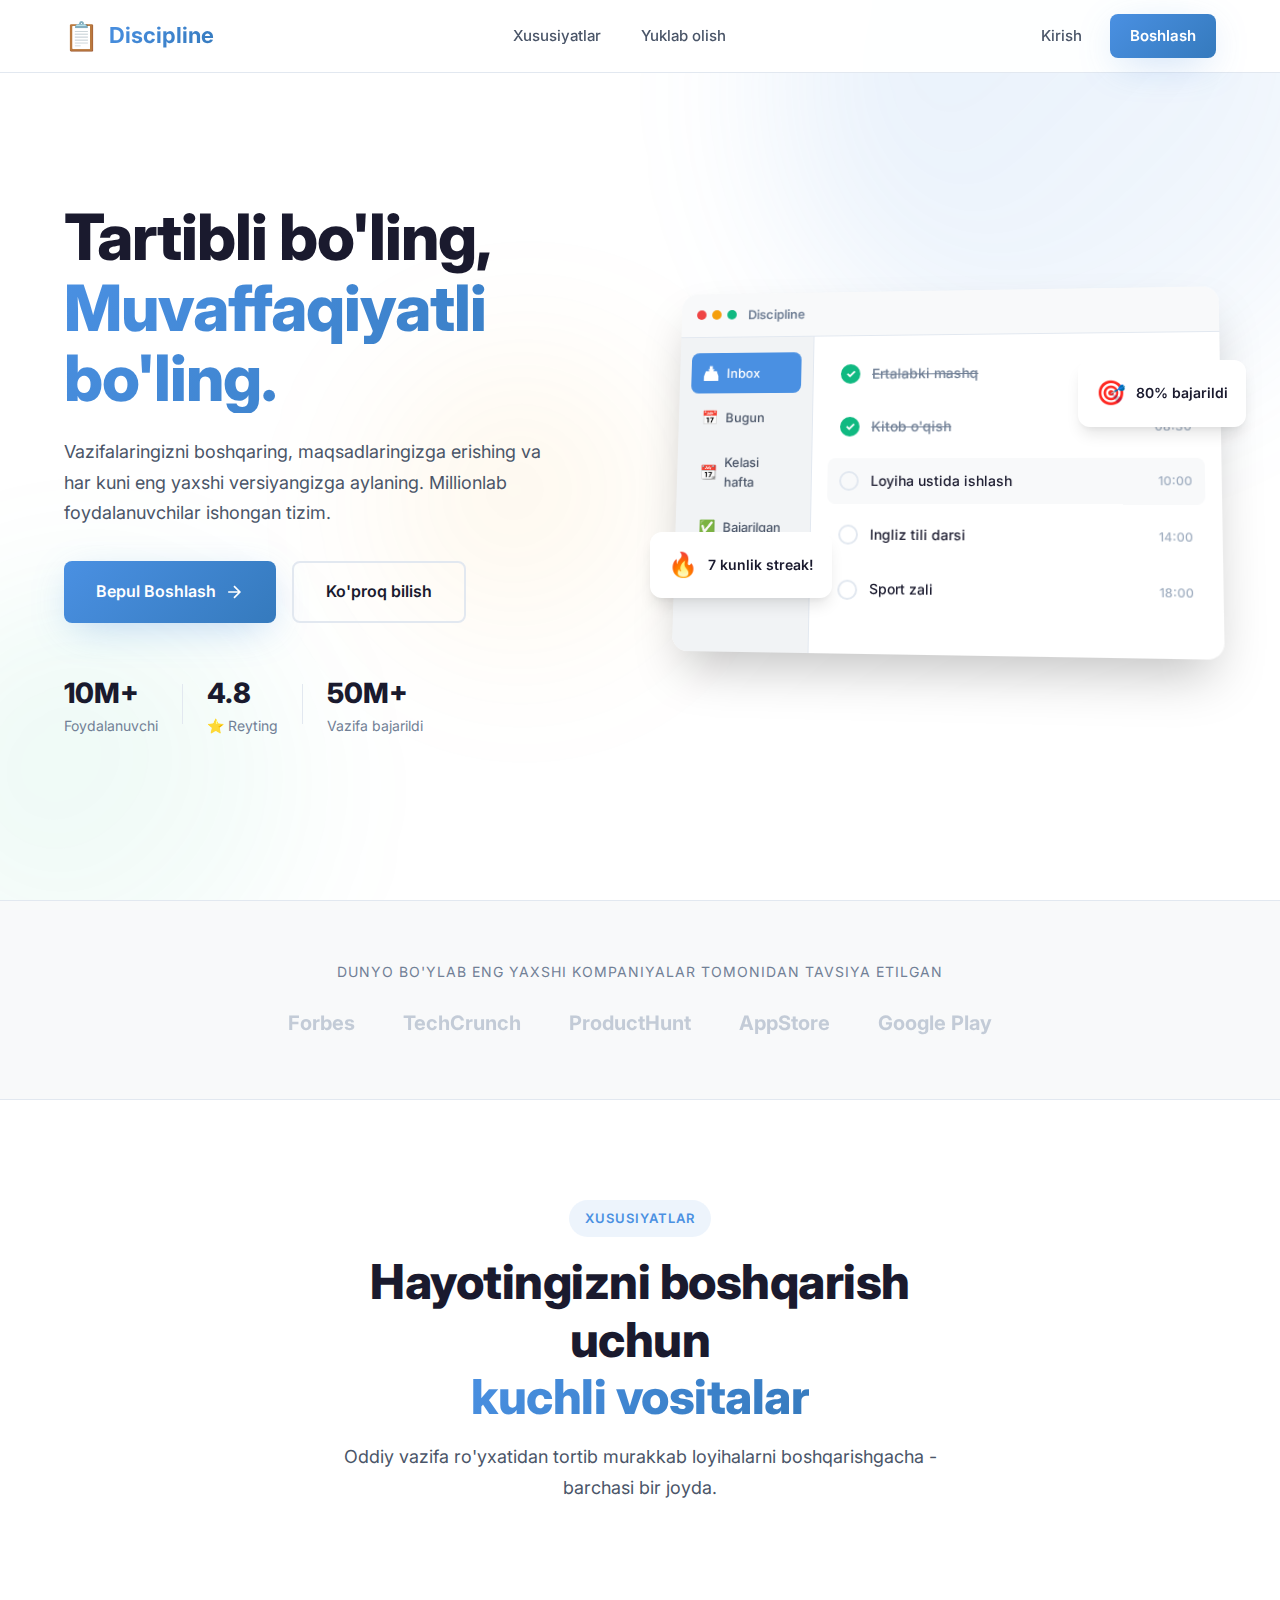
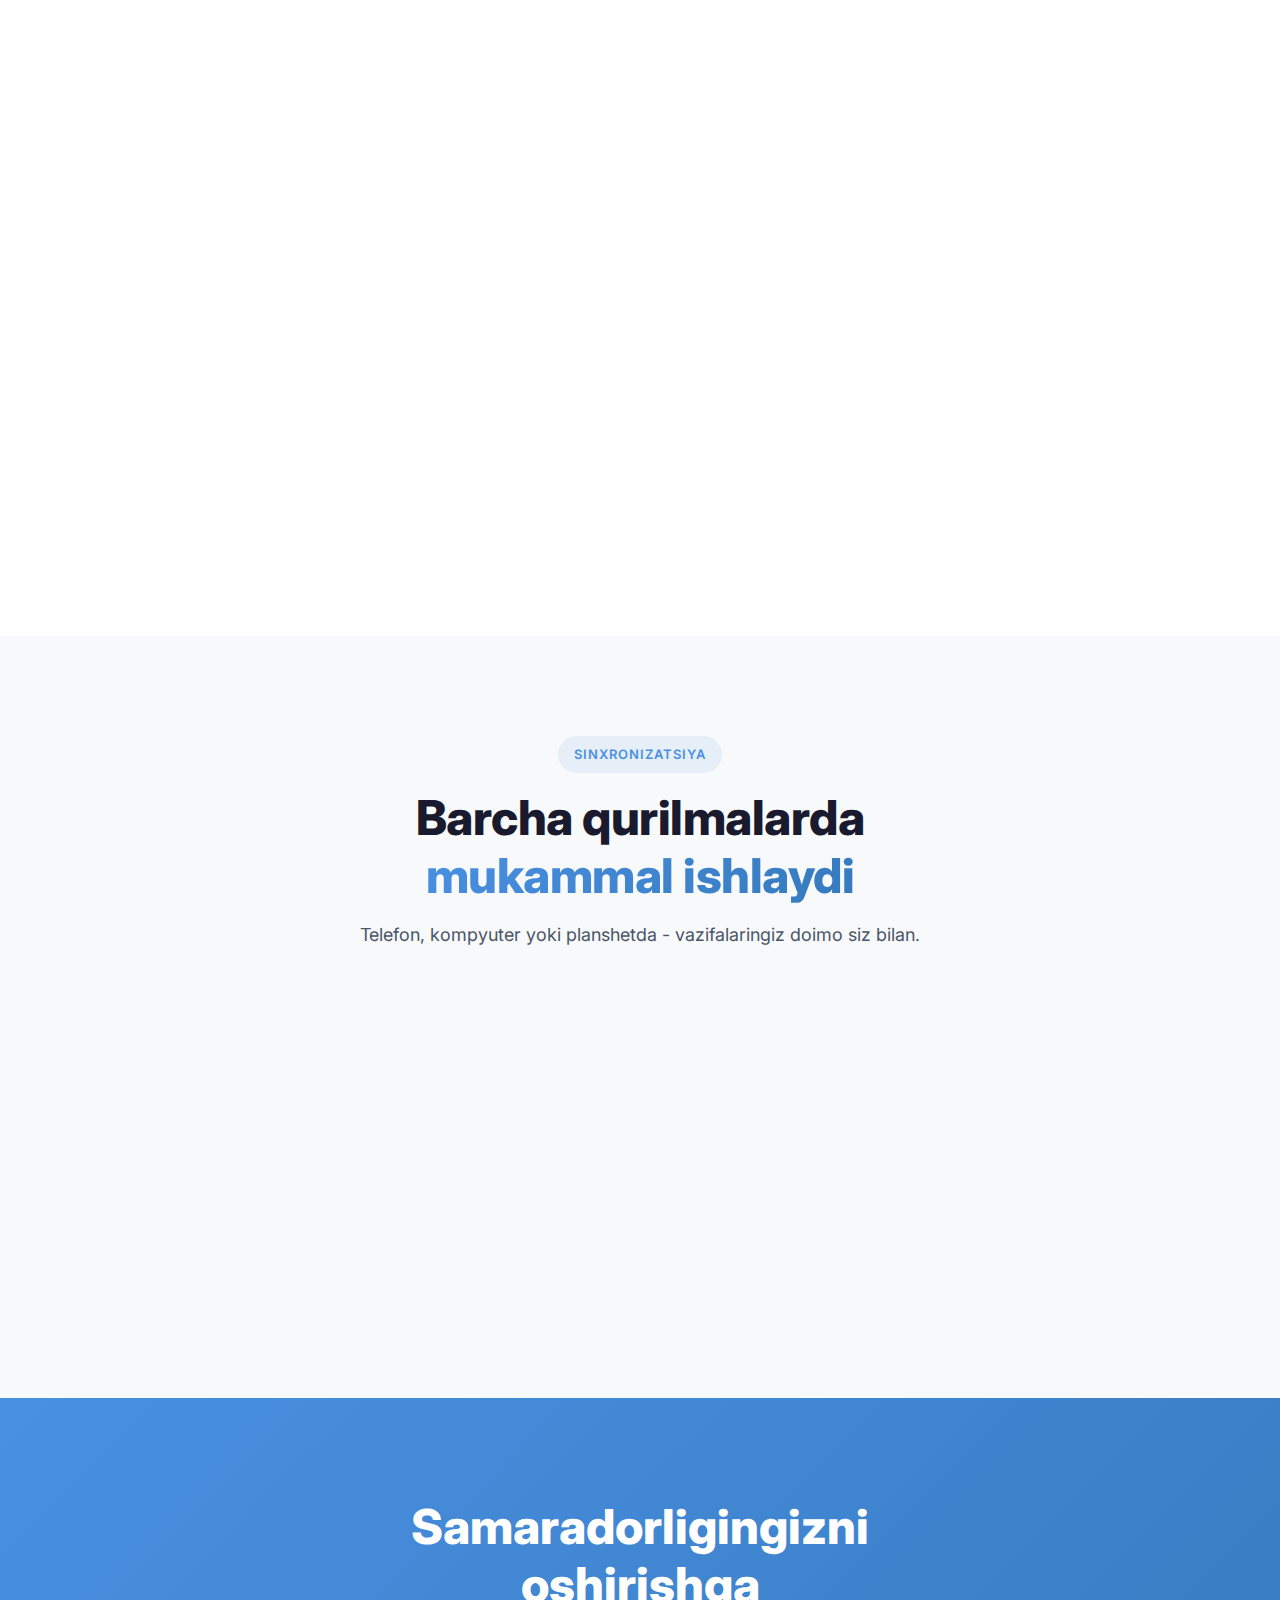
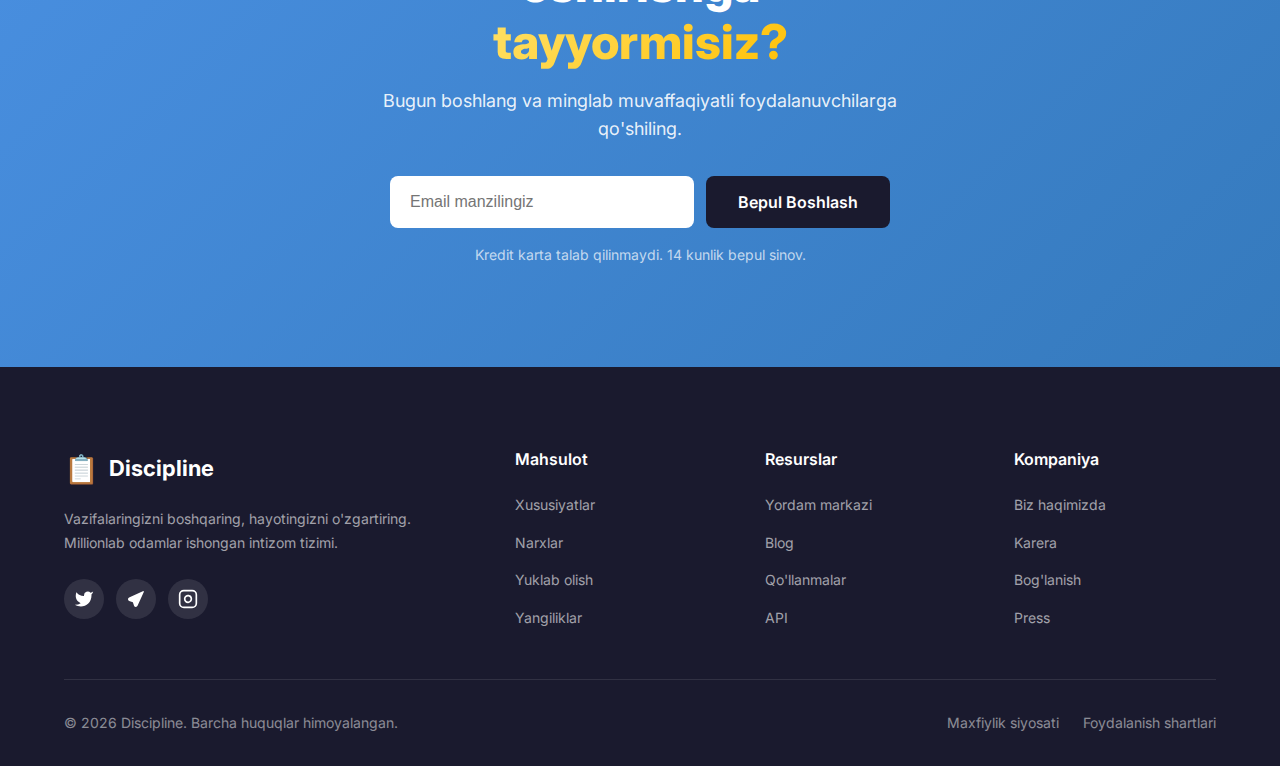
<file: index.html>
<!DOCTYPE html>
<html lang="uz">

<head>
    <meta charset="UTF-8">
    <meta name="viewport" content="width=device-width, initial-scale=1.0">
    <meta name="description"
        content="Discipline - Vazifalaringizni tartibga soling, hayotingizni boshqaring. Millionlab odamlar ishongan intizom tizimi.">
    <title>Discipline | Tartibli bo'ling, Muvaffaqiyatli bo'ling</title>
    <link rel="preconnect" href="https://fonts.googleapis.com">
    <link rel="preconnect" href="https://fonts.gstatic.com" crossorigin>
    <link href="https://fonts.googleapis.com/css2?family=Inter:wght@300;400;500;600;700;800;900&display=swap"
        rel="stylesheet">
    <link rel="stylesheet" href="styles.css">
</head>

<body>
    <!-- Navigation -->
    <nav class="navbar" id="navbar">
        <div class="nav-container">
            <a href="#" class="nav-logo">
                <span class="logo-icon">📋</span>
                <span class="logo-text">Discipline</span>
            </a>

            <ul class="nav-menu" id="navMenu">
                <li><a href="#features" class="nav-link">Xususiyatlar</a></li>
                <li><a href="#platforms" class="nav-link">Yuklab olish</a></li>
            </ul>

            <div class="nav-actions">
                <a href="login.html" class="nav-link nav-signin">Kirish</a>
                <a href="register.html" class="btn btn-primary nav-signup">Boshlash</a>
            </div>

            <button class="nav-toggle" id="navToggle" aria-label="Menu">
                <span></span>
                <span></span>
                <span></span>
            </button>
        </div>
    </nav>

    <!-- Hero Section -->
    <section class="hero" id="hero">
        <div class="hero-container">
            <div class="hero-content">
                <h1 class="hero-title">
                    <span class="title-line">Tartibli bo'ling,</span>
                    <span class="title-line gradient-text">Muvaffaqiyatli bo'ling.</span>
                </h1>
                <p class="hero-description">
                    Vazifalaringizni boshqaring, maqsadlaringizga erishing va har kuni
                    eng yaxshi versiyangizga aylaning. Millionlab foydalanuvchilar ishongan tizim.
                </p>
                <div class="hero-buttons">
                    <a href="register.html" class="btn btn-primary btn-lg">
                        <span>Bepul Boshlash</span>
                        <svg width="20" height="20" viewBox="0 0 24 24" fill="none" stroke="currentColor"
                            stroke-width="2">
                            <path d="M5 12h14M12 5l7 7-7 7" />
                        </svg>
                    </a>
                    <a href="#features" class="btn btn-outline btn-lg">
                        <span>Ko'proq bilish</span>
                    </a>
                </div>
                <div class="hero-stats">
                    <div class="stat-item">
                        <span class="stat-number">10M+</span>
                        <span class="stat-label">Foydalanuvchi</span>
                    </div>
                    <div class="stat-divider"></div>
                    <div class="stat-item">
                        <span class="stat-number">4.8</span>
                        <span class="stat-label">⭐ Reyting</span>
                    </div>
                    <div class="stat-divider"></div>
                    <div class="stat-item">
                        <span class="stat-number">50M+</span>
                        <span class="stat-label">Vazifa bajarildi</span>
                    </div>
                </div>
            </div>
            <div class="hero-visual">
                <div class="hero-mockup">
                    <div class="mockup-header">
                        <div class="mockup-dots">
                            <span></span>
                            <span></span>
                            <span></span>
                        </div>
                        <span class="mockup-title">Discipline</span>
                    </div>
                    <div class="mockup-content">
                        <div class="mockup-sidebar">
                            <div class="sidebar-item active">
                                <span class="sidebar-icon">📥</span>
                                <span>Inbox</span>
                            </div>
                            <div class="sidebar-item">
                                <span class="sidebar-icon">📅</span>
                                <span>Bugun</span>
                            </div>
                            <div class="sidebar-item">
                                <span class="sidebar-icon">📆</span>
                                <span>Kelasi hafta</span>
                            </div>
                            <div class="sidebar-item">
                                <span class="sidebar-icon">✅</span>
                                <span>Bajarilgan</span>
                            </div>
                        </div>
                        <div class="mockup-main">
                            <div class="task-demo">
                                <div class="task-checkbox checked"></div>
                                <span class="task-text done">Ertalabki mashq</span>
                                <span class="task-time">07:00</span>
                            </div>
                            <div class="task-demo">
                                <div class="task-checkbox checked"></div>
                                <span class="task-text done">Kitob o'qish</span>
                                <span class="task-time">08:30</span>
                            </div>
                            <div class="task-demo active">
                                <div class="task-checkbox"></div>
                                <span class="task-text">Loyiha ustida ishlash</span>
                                <span class="task-time">10:00</span>
                            </div>
                            <div class="task-demo">
                                <div class="task-checkbox"></div>
                                <span class="task-text">Ingliz tili darsi</span>
                                <span class="task-time">14:00</span>
                            </div>
                            <div class="task-demo">
                                <div class="task-checkbox"></div>
                                <span class="task-text">Sport zali</span>
                                <span class="task-time">18:00</span>
                            </div>
                        </div>
                    </div>
                </div>
                <div class="floating-card card-1">
                    <span class="card-icon">🎯</span>
                    <span class="card-text">80% bajarildi</span>
                </div>
                <div class="floating-card card-2">
                    <span class="card-icon">🔥</span>
                    <span class="card-text">7 kunlik streak!</span>
                </div>
            </div>
        </div>
        <div class="hero-bg">
            <div class="bg-shape shape-1"></div>
            <div class="bg-shape shape-2"></div>
            <div class="bg-shape shape-3"></div>
        </div>
    </section>

    <!-- Trusted By Section -->
    <section class="trusted-section">
        <div class="container">
            <p class="trusted-text">Dunyo bo'ylab eng yaxshi kompaniyalar tomonidan tavsiya etilgan</p>
            <div class="trusted-logos">
                <div class="logo-item">Forbes</div>
                <div class="logo-item">TechCrunch</div>
                <div class="logo-item">ProductHunt</div>
                <div class="logo-item">AppStore</div>
                <div class="logo-item">Google Play</div>
            </div>
        </div>
    </section>

    <!-- Features Section -->
    <section class="features-section" id="features">
        <div class="container">
            <div class="section-header">
                <span class="section-badge">Xususiyatlar</span>
                <h2 class="section-title">Hayotingizni boshqarish uchun <br><span class="gradient-text">kuchli
                        vositalar</span></h2>
                <p class="section-description">
                    Oddiy vazifa ro'yxatidan tortib murakkab loyihalarni boshqarishgacha -
                    barchasi bir joyda.
                </p>
            </div>

            <div class="features-grid">
                <div class="feature-card">
                    <div class="feature-icon">
                        <svg width="32" height="32" viewBox="0 0 24 24" fill="none" stroke="currentColor"
                            stroke-width="2">
                            <path d="M9 11l3 3L22 4" />
                            <path d="M21 12v7a2 2 0 01-2 2H5a2 2 0 01-2-2V5a2 2 0 012-2h11" />
                        </svg>
                    </div>
                    <h3 class="feature-title">Vazifalarni boshqarish</h3>
                    <p class="feature-description">
                        Vazifalaringizni yarating, tahrirlang va kuzatib boring.
                        Subtasklar, belgilar va ustuvorliklar bilan ishlang.
                    </p>
                </div>

                <div class="feature-card">
                    <div class="feature-icon">
                        <svg width="32" height="32" viewBox="0 0 24 24" fill="none" stroke="currentColor"
                            stroke-width="2">
                            <rect x="3" y="4" width="18" height="18" rx="2" ry="2" />
                            <line x1="16" y1="2" x2="16" y2="6" />
                            <line x1="8" y1="2" x2="8" y2="6" />
                            <line x1="3" y1="10" x2="21" y2="10" />
                        </svg>
                    </div>
                    <h3 class="feature-title">Kalendar ko'rinishi</h3>
                    <p class="feature-description">
                        Kunlik, haftalik va oylik ko'rinishlarda vazifalaringizni
                        rejalashtiring va vaqtingizni samarali boshqaring.
                    </p>
                </div>

                <div class="feature-card">
                    <div class="feature-icon">
                        <svg width="32" height="32" viewBox="0 0 24 24" fill="none" stroke="currentColor"
                            stroke-width="2">
                            <path d="M18 8A6 6 0 006 8c0 7-3 9-3 9h18s-3-2-3-9" />
                            <path d="M13.73 21a2 2 0 01-3.46 0" />
                        </svg>
                    </div>
                    <h3 class="feature-title">Aqlli eslatmalar</h3>
                    <p class="feature-description">
                        Vaqtga asoslangan eslatmalar, joylashuv bo'yicha bildirishnomalar
                        va takroriy vazifalar.
                    </p>
                </div>

                <div class="feature-card">
                    <div class="feature-icon">
                        <svg width="32" height="32" viewBox="0 0 24 24" fill="none" stroke="currentColor"
                            stroke-width="2">
                            <circle cx="12" cy="12" r="10" />
                            <polyline points="12 6 12 12 16 14" />
                        </svg>
                    </div>
                    <h3 class="feature-title">Pomodoro Taymer</h3>
                    <p class="feature-description">
                        Diqqatingizni jamlang va samarali ishlang.
                        25/5 texnikasi bilan vaqtingizni boshqaring.
                    </p>
                </div>

                <div class="feature-card">
                    <div class="feature-icon">
                        <svg width="32" height="32" viewBox="0 0 24 24" fill="none" stroke="currentColor"
                            stroke-width="2">
                            <path d="M17 21v-2a4 4 0 00-4-4H5a4 4 0 00-4 4v2" />
                            <circle cx="9" cy="7" r="4" />
                            <path d="M23 21v-2a4 4 0 00-3-3.87" />
                            <path d="M16 3.13a4 4 0 010 7.75" />
                        </svg>
                    </div>
                    <h3 class="feature-title">Jamoaviy hamkorlik</h3>
                    <p class="feature-description">
                        Loyihalarni jamoangiz bilan baham ko'ring, vazifalarni
                        taqsimlang va birgalikda muvaffaqiyatga erishing.
                    </p>
                </div>

                <div class="feature-card">
                    <div class="feature-icon">
                        <svg width="32" height="32" viewBox="0 0 24 24" fill="none" stroke="currentColor"
                            stroke-width="2">
                            <line x1="18" y1="20" x2="18" y2="10" />
                            <line x1="12" y1="20" x2="12" y2="4" />
                            <line x1="6" y1="20" x2="6" y2="14" />
                        </svg>
                    </div>
                    <h3 class="feature-title">Statistika va Tahlil</h3>
                    <p class="feature-description">
                        Samaradorligingizni kuzating, o'sishingizni tahlil qiling
                        va har kuni yaxshilaning.
                    </p>
                </div>
            </div>
        </div>
    </section>

    <!-- Platforms Section -->
    <section class="platforms-section" id="platforms">
        <div class="container">
            <div class="section-header">
                <span class="section-badge">Sinxronizatsiya</span>
                <h2 class="section-title">Barcha qurilmalarda <br><span class="gradient-text">mukammal ishlaydi</span>
                </h2>
                <p class="section-description">
                    Telefon, kompyuter yoki planshetda - vazifalaringiz doimo siz bilan.
                </p>
            </div>

            <div class="platforms-grid">
                <div class="platform-card">
                    <div class="platform-icon">
                        <svg width="48" height="48" viewBox="0 0 24 24" fill="none" stroke="currentColor"
                            stroke-width="1.5">
                            <path d="M12 2a10 10 0 0110 10c0 5.523-4.477 10-10 10S2 17.523 2 12 6.477 2 12 2z" />
                            <path d="M12 6v6l4 2" />
                        </svg>
                    </div>
                    <h3>iOS</h3>
                    <p>iPhone va iPad uchun</p>
                    <a href="#" class="platform-link">App Store'da yuklab oling →</a>
                </div>

                <div class="platform-card">
                    <div class="platform-icon">
                        <svg width="48" height="48" viewBox="0 0 24 24" fill="none" stroke="currentColor"
                            stroke-width="1.5">
                            <path d="M5 16V8a2 2 0 012-2h10a2 2 0 012 2v8a2 2 0 01-2 2H7a2 2 0 01-2-2z" />
                            <path d="M3 12h18" />
                        </svg>
                    </div>
                    <h3>Android</h3>
                    <p>Barcha Android qurilmalar</p>
                    <a href="#" class="platform-link">Google Play'da yuklab oling →</a>
                </div>

                <div class="platform-card">
                    <div class="platform-icon">
                        <svg width="48" height="48" viewBox="0 0 24 24" fill="none" stroke="currentColor"
                            stroke-width="1.5">
                            <rect x="2" y="3" width="20" height="14" rx="2" />
                            <line x1="8" y1="21" x2="16" y2="21" />
                            <line x1="12" y1="17" x2="12" y2="21" />
                        </svg>
                    </div>
                    <h3>Windows</h3>
                    <p>PC va laptop uchun</p>
                    <a href="#" class="platform-link">Microsoft Store'da yuklab oling →</a>
                </div>

                <div class="platform-card">
                    <div class="platform-icon">
                        <svg width="48" height="48" viewBox="0 0 24 24" fill="none" stroke="currentColor"
                            stroke-width="1.5">
                            <circle cx="12" cy="12" r="10" />
                            <path d="M2 12h20" />
                            <path d="M12 2a15 15 0 014 10 15 15 0 01-4 10 15 15 0 01-4-10 15 15 0 014-10z" />
                        </svg>
                    </div>
                    <h3>Web</h3>
                    <p>Istalgan brauzerda</p>
                    <a href="#" class="platform-link">Hoziroq ishlating →</a>
                </div>
            </div>
        </div>
    </section>



    <!-- CTA Section -->
    <section class="cta-section" id="cta">
        <div class="container">
            <div class="cta-content">
                <h2 class="cta-title">Samaradorligingizni oshirishga <br><span class="gradient-text">tayyormisiz?</span>
                </h2>
                <p class="cta-description">
                    Bugun boshlang va minglab muvaffaqiyatli foydalanuvchilarga qo'shiling.
                </p>
                <form class="cta-form" id="ctaForm">
                    <input type="email" placeholder="Email manzilingiz" class="cta-input" required>
                    <button type="submit" class="btn btn-primary btn-lg">
                        Bepul Boshlash
                    </button>
                </form>
                <p class="cta-note">Kredit karta talab qilinmaydi. 14 kunlik bepul sinov.</p>
            </div>
        </div>
    </section>

    <!-- Footer -->
    <footer class="footer">
        <div class="container">
            <div class="footer-grid">
                <div class="footer-brand">
                    <a href="#" class="nav-logo">
                        <span class="logo-icon">📋</span>
                        <span class="logo-text">Discipline</span>
                    </a>
                    <p class="footer-description">
                        Vazifalaringizni boshqaring, hayotingizni o'zgartiring.
                        Millionlab odamlar ishongan intizom tizimi.
                    </p>
                    <div class="social-links">
                        <a href="#" class="social-link" aria-label="Twitter">
                            <svg width="20" height="20" viewBox="0 0 24 24" fill="currentColor">
                                <path
                                    d="M23 3a10.9 10.9 0 01-3.14 1.53 4.48 4.48 0 00-7.86 3v1A10.66 10.66 0 013 4s-4 9 5 13a11.64 11.64 0 01-7 2c9 5 20 0 20-11.5a4.5 4.5 0 00-.08-.83A7.72 7.72 0 0023 3z" />
                            </svg>
                        </a>
                        <a href="#" class="social-link" aria-label="Telegram">
                            <svg width="20" height="20" viewBox="0 0 24 24" fill="currentColor">
                                <path
                                    d="M21.198 2.433a2.242 2.242 0 00-1.022.215l-16.5 7.5A2.25 2.25 0 003.75 14.25l4.5 1.5 1.5 4.5a2.25 2.25 0 004.102-.074l7.5-16.5a2.25 2.25 0 00-.154-1.243z" />
                            </svg>
                        </a>
                        <a href="#" class="social-link" aria-label="Instagram">
                            <svg width="20" height="20" viewBox="0 0 24 24" fill="none" stroke="currentColor"
                                stroke-width="2">
                                <rect x="2" y="2" width="20" height="20" rx="5" ry="5" />
                                <path d="M16 11.37A4 4 0 1112.63 8 4 4 0 0116 11.37z" />
                                <line x1="17.5" y1="6.5" x2="17.51" y2="6.5" />
                            </svg>
                        </a>
                    </div>
                </div>

                <div class="footer-links">
                    <h4>Mahsulot</h4>
                    <ul>
                        <li><a href="#features">Xususiyatlar</a></li>
                        <li><a href="#pricing">Narxlar</a></li>
                        <li><a href="#platforms">Yuklab olish</a></li>
                        <li><a href="#">Yangiliklar</a></li>
                    </ul>
                </div>

                <div class="footer-links">
                    <h4>Resurslar</h4>
                    <ul>
                        <li><a href="#">Yordam markazi</a></li>
                        <li><a href="#">Blog</a></li>
                        <li><a href="#">Qo'llanmalar</a></li>
                        <li><a href="#">API</a></li>
                    </ul>
                </div>

                <div class="footer-links">
                    <h4>Kompaniya</h4>
                    <ul>
                        <li><a href="#">Biz haqimizda</a></li>
                        <li><a href="#">Karera</a></li>
                        <li><a href="#">Bog'lanish</a></li>
                        <li><a href="#">Press</a></li>
                    </ul>
                </div>
            </div>

            <div class="footer-bottom">
                <p>&copy; 2026 Discipline. Barcha huquqlar himoyalangan.</p>
                <div class="footer-legal">
                    <a href="#">Maxfiylik siyosati</a>
                    <a href="#">Foydalanish shartlari</a>
                </div>
            </div>
        </div>
    </footer>

    <script src="app.js"></script>
</body>

</html>
</file>
<file: styles.css>
/* ============================================
   DISTIPLENIE - TickTick Style Landing Page
   Modern, Clean, Light Theme
   ============================================ */

/* CSS Variables */
:root {
    /* Primary Colors */
    --primary: #4A90E2;
    --primary-dark: #357ABD;
    --primary-light: #6BA3E8;
    --primary-gradient: linear-gradient(135deg, #4A90E2 0%, #357ABD 100%);

    /* Background Colors */
    --bg-primary: #FFFFFF;
    --bg-secondary: #F8F9FA;
    --bg-tertiary: #F1F3F5;

    /* Text Colors */
    --text-primary: #1A1A2E;
    --text-secondary: #4A5568;
    --text-muted: #718096;
    --text-light: #A0AEC0;

    /* Accent Colors */
    --success: #10B981;
    --warning: #F59E0B;
    --danger: #EF4444;
    --info: #3B82F6;

    /* Effects */
    --shadow-sm: 0 1px 2px rgba(0, 0, 0, 0.05);
    --shadow-md: 0 4px 6px -1px rgba(0, 0, 0, 0.1), 0 2px 4px -1px rgba(0, 0, 0, 0.06);
    --shadow-lg: 0 10px 15px -3px rgba(0, 0, 0, 0.1), 0 4px 6px -2px rgba(0, 0, 0, 0.05);
    --shadow-xl: 0 20px 25px -5px rgba(0, 0, 0, 0.1), 0 10px 10px -5px rgba(0, 0, 0, 0.04);
    --shadow-2xl: 0 25px 50px -12px rgba(0, 0, 0, 0.25);
    --shadow-primary: 0 10px 40px -10px rgba(74, 144, 226, 0.4);

    /* Border */
    --border-color: #E2E8F0;
    --border-radius: 12px;
    --border-radius-sm: 8px;
    --border-radius-lg: 16px;
    --border-radius-xl: 24px;

    /* Typography */
    --font-family: 'Inter', -apple-system, BlinkMacSystemFont, 'Segoe UI', sans-serif;

    /* Transitions */
    --transition-fast: 0.15s ease;
    --transition: 0.3s ease;
    --transition-slow: 0.5s ease;
}

/* Reset & Base */
*,
*::before,
*::after {
    margin: 0;
    padding: 0;
    box-sizing: border-box;
}

html {
    scroll-behavior: smooth;
    scroll-padding-top: 80px;
}

body {
    font-family: var(--font-family);
    background: var(--bg-primary);
    color: var(--text-primary);
    line-height: 1.6;
    overflow-x: hidden;
    -webkit-font-smoothing: antialiased;
    -moz-osx-font-smoothing: grayscale;
}

a {
    text-decoration: none;
    color: inherit;
    transition: var(--transition);
}

ul {
    list-style: none;
}

img {
    max-width: 100%;
    display: block;
}

button {
    font-family: inherit;
    cursor: pointer;
    border: none;
    background: none;
}

/* Container */
.container {
    max-width: 1200px;
    margin: 0 auto;
    padding: 0 24px;
}

/* ============================================
   NAVIGATION
   ============================================ */
.navbar {
    position: fixed;
    top: 0;
    left: 0;
    right: 0;
    z-index: 1000;
    background: rgba(255, 255, 255, 0.95);
    backdrop-filter: blur(20px);
    -webkit-backdrop-filter: blur(20px);
    border-bottom: 1px solid var(--border-color);
    transition: var(--transition);
}

.navbar.scrolled {
    box-shadow: var(--shadow-md);
}

.nav-container {
    max-width: 1200px;
    margin: 0 auto;
    padding: 0 24px;
    display: flex;
    align-items: center;
    justify-content: space-between;
    height: 72px;
}

.nav-logo {
    display: flex;
    align-items: center;
    gap: 10px;
    font-weight: 700;
    font-size: 22px;
    color: var(--text-primary);
}

.logo-icon {
    font-size: 28px;
}

.logo-text {
    background: var(--primary-gradient);
    -webkit-background-clip: text;
    -webkit-text-fill-color: transparent;
    background-clip: text;
}

.nav-menu {
    display: flex;
    align-items: center;
    gap: 8px;
}

.nav-link {
    padding: 10px 16px;
    font-size: 15px;
    font-weight: 500;
    color: var(--text-secondary);
    border-radius: var(--border-radius-sm);
    transition: var(--transition);
}

.nav-link:hover {
    color: var(--primary);
    background: rgba(74, 144, 226, 0.08);
}

.nav-actions {
    display: flex;
    align-items: center;
    gap: 12px;
}

.nav-signin {
    font-weight: 500;
}

.nav-signup {
    padding: 10px 20px !important;
}

.nav-toggle {
    display: none;
    flex-direction: column;
    gap: 5px;
    padding: 8px;
}

.nav-toggle span {
    width: 24px;
    height: 2px;
    background: var(--text-primary);
    border-radius: 2px;
    transition: var(--transition);
}

/* ============================================
   BUTTONS
   ============================================ */
.btn {
    display: inline-flex;
    align-items: center;
    justify-content: center;
    gap: 8px;
    padding: 12px 24px;
    font-size: 15px;
    font-weight: 600;
    border-radius: var(--border-radius-sm);
    transition: var(--transition);
    cursor: pointer;
}

.btn-primary {
    background: var(--primary-gradient);
    color: white;
    border: none;
    box-shadow: var(--shadow-primary);
}

.btn-primary:hover {
    transform: translateY(-2px);
    box-shadow: 0 14px 44px -10px rgba(74, 144, 226, 0.5);
}

.btn-outline {
    background: transparent;
    color: var(--text-primary);
    border: 2px solid var(--border-color);
}

.btn-outline:hover {
    border-color: var(--primary);
    color: var(--primary);
    background: rgba(74, 144, 226, 0.05);
}

.btn-lg {
    padding: 16px 32px;
    font-size: 16px;
}

.btn-block {
    width: 100%;
}

/* ============================================
   HERO SECTION
   ============================================ */
.hero {
    position: relative;
    min-height: 100vh;
    display: flex;
    align-items: center;
    padding: 120px 0 80px;
    overflow: hidden;
}

.hero-container {
    max-width: 1200px;
    margin: 0 auto;
    padding: 0 24px;
    display: grid;
    grid-template-columns: 1fr 1fr;
    gap: 60px;
    align-items: center;
}

.hero-content {
    z-index: 2;
}

.hero-title {
    font-size: clamp(40px, 5vw, 64px);
    font-weight: 800;
    line-height: 1.1;
    margin-bottom: 24px;
    letter-spacing: -1px;
}

.title-line {
    display: block;
}

.gradient-text {
    background: var(--primary-gradient);
    -webkit-background-clip: text;
    -webkit-text-fill-color: transparent;
    background-clip: text;
}

.hero-description {
    font-size: 18px;
    color: var(--text-secondary);
    line-height: 1.7;
    margin-bottom: 32px;
    max-width: 480px;
}

.hero-buttons {
    display: flex;
    gap: 16px;
    margin-bottom: 48px;
    flex-wrap: wrap;
}

.hero-stats {
    display: flex;
    align-items: center;
    gap: 24px;
}

.stat-item {
    display: flex;
    flex-direction: column;
}

.stat-number {
    font-size: 28px;
    font-weight: 800;
    color: var(--text-primary);
}

.stat-label {
    font-size: 14px;
    color: var(--text-muted);
}

.stat-divider {
    width: 1px;
    height: 40px;
    background: var(--border-color);
}

/* Hero Visual */
.hero-visual {
    position: relative;
    z-index: 2;
}

.hero-mockup {
    background: white;
    border-radius: var(--border-radius-lg);
    box-shadow: var(--shadow-2xl);
    overflow: hidden;
    transform: perspective(1000px) rotateY(-5deg) rotateX(5deg);
    transition: var(--transition-slow);
}

.hero-mockup:hover {
    transform: perspective(1000px) rotateY(0deg) rotateX(0deg);
}

.mockup-header {
    display: flex;
    align-items: center;
    gap: 12px;
    padding: 12px 16px;
    background: var(--bg-secondary);
    border-bottom: 1px solid var(--border-color);
}

.mockup-dots {
    display: flex;
    gap: 6px;
}

.mockup-dots span {
    width: 10px;
    height: 10px;
    border-radius: 50%;
}

.mockup-dots span:nth-child(1) {
    background: #EF4444;
}

.mockup-dots span:nth-child(2) {
    background: #F59E0B;
}

.mockup-dots span:nth-child(3) {
    background: #10B981;
}

.mockup-title {
    font-size: 13px;
    font-weight: 600;
    color: var(--text-muted);
}

.mockup-content {
    display: flex;
    min-height: 320px;
}

.mockup-sidebar {
    width: 140px;
    padding: 16px 12px;
    background: var(--bg-tertiary);
    border-right: 1px solid var(--border-color);
}

.sidebar-item {
    display: flex;
    align-items: center;
    gap: 8px;
    padding: 10px 12px;
    border-radius: var(--border-radius-sm);
    font-size: 13px;
    font-weight: 500;
    color: var(--text-secondary);
    margin-bottom: 4px;
    transition: var(--transition);
}

.sidebar-item:hover,
.sidebar-item.active {
    background: var(--primary);
    color: white;
}

.sidebar-item.active .sidebar-icon {
    filter: grayscale(1) brightness(10);
}

.sidebar-icon {
    font-size: 14px;
}

.mockup-main {
    flex: 1;
    padding: 16px;
}

.task-demo {
    display: flex;
    align-items: center;
    gap: 12px;
    padding: 12px;
    border-radius: var(--border-radius-sm);
    margin-bottom: 8px;
    transition: var(--transition);
}

.task-demo:hover,
.task-demo.active {
    background: var(--bg-secondary);
}

.task-checkbox {
    width: 20px;
    height: 20px;
    border: 2px solid var(--border-color);
    border-radius: 50%;
    flex-shrink: 0;
    position: relative;
    transition: var(--transition);
}

.task-checkbox.checked {
    background: var(--success);
    border-color: var(--success);
}

.task-checkbox.checked::after {
    content: '✓';
    position: absolute;
    top: 50%;
    left: 50%;
    transform: translate(-50%, -50%);
    color: white;
    font-size: 12px;
    font-weight: 700;
}

.task-text {
    flex: 1;
    font-size: 14px;
    font-weight: 500;
    color: var(--text-primary);
}

.task-text.done {
    text-decoration: line-through;
    color: var(--text-muted);
}

.task-time {
    font-size: 12px;
    color: var(--text-light);
    font-weight: 500;
}

/* Floating Cards */
.floating-card {
    position: absolute;
    display: flex;
    align-items: center;
    gap: 10px;
    padding: 14px 18px;
    background: white;
    border-radius: var(--border-radius);
    box-shadow: var(--shadow-lg);
    animation: float 4s ease-in-out infinite;
}

.card-1 {
    top: 20%;
    right: -30px;
    animation-delay: 0s;
}

.card-2 {
    bottom: 15%;
    left: -20px;
    animation-delay: -2s;
}

@keyframes float {

    0%,
    100% {
        transform: translateY(0);
    }

    50% {
        transform: translateY(-10px);
    }
}

.card-icon {
    font-size: 24px;
}

.card-text {
    font-size: 14px;
    font-weight: 600;
    color: var(--text-primary);
}

/* Hero Background */
.hero-bg {
    position: absolute;
    top: 0;
    left: 0;
    right: 0;
    bottom: 0;
    z-index: 0;
    overflow: hidden;
}

.bg-shape {
    position: absolute;
    border-radius: 50%;
    filter: blur(80px);
    opacity: 0.5;
}

.shape-1 {
    width: 600px;
    height: 600px;
    background: linear-gradient(135deg, rgba(74, 144, 226, 0.3), rgba(74, 144, 226, 0.1));
    top: -200px;
    right: -100px;
}

.shape-2 {
    width: 400px;
    height: 400px;
    background: linear-gradient(135deg, rgba(16, 185, 129, 0.2), rgba(16, 185, 129, 0.05));
    bottom: -100px;
    left: -100px;
}

.shape-3 {
    width: 300px;
    height: 300px;
    background: linear-gradient(135deg, rgba(245, 158, 11, 0.2), rgba(245, 158, 11, 0.05));
    top: 40%;
    left: 30%;
}

/* ============================================
   TRUSTED SECTION
   ============================================ */
.trusted-section {
    padding: 60px 0;
    background: var(--bg-secondary);
    border-top: 1px solid var(--border-color);
    border-bottom: 1px solid var(--border-color);
}

.trusted-text {
    text-align: center;
    font-size: 14px;
    color: var(--text-muted);
    text-transform: uppercase;
    letter-spacing: 1px;
    margin-bottom: 24px;
}

.trusted-logos {
    display: flex;
    justify-content: center;
    align-items: center;
    gap: 48px;
    flex-wrap: wrap;
}

.logo-item {
    font-size: 20px;
    font-weight: 700;
    color: var(--text-light);
    opacity: 0.6;
    transition: var(--transition);
}

.logo-item:hover {
    opacity: 1;
    color: var(--text-secondary);
}

/* ============================================
   SECTION HEADERS
   ============================================ */
.section-header {
    text-align: center;
    max-width: 600px;
    margin: 0 auto 60px;
}

.section-badge {
    display: inline-block;
    padding: 8px 16px;
    background: rgba(74, 144, 226, 0.1);
    color: var(--primary);
    font-size: 13px;
    font-weight: 600;
    border-radius: 20px;
    margin-bottom: 16px;
    text-transform: uppercase;
    letter-spacing: 1px;
}

.section-title {
    font-size: clamp(32px, 4vw, 48px);
    font-weight: 800;
    line-height: 1.2;
    margin-bottom: 16px;
    letter-spacing: -0.5px;
}

.section-description {
    font-size: 18px;
    color: var(--text-secondary);
    line-height: 1.7;
}

/* ============================================
   FEATURES SECTION
   ============================================ */
.features-section {
    padding: 100px 0;
}

.features-grid {
    display: grid;
    grid-template-columns: repeat(3, 1fr);
    gap: 32px;
}

.feature-card {
    padding: 32px;
    background: var(--bg-primary);
    border: 1px solid var(--border-color);
    border-radius: var(--border-radius-lg);
    transition: var(--transition);
}

.feature-card:hover {
    transform: translateY(-8px);
    box-shadow: var(--shadow-xl);
    border-color: transparent;
}

.feature-icon {
    width: 64px;
    height: 64px;
    display: flex;
    align-items: center;
    justify-content: center;
    background: rgba(74, 144, 226, 0.1);
    color: var(--primary);
    border-radius: var(--border-radius);
    margin-bottom: 20px;
}

.feature-title {
    font-size: 20px;
    font-weight: 700;
    margin-bottom: 12px;
    color: var(--text-primary);
}

.feature-description {
    font-size: 15px;
    color: var(--text-secondary);
    line-height: 1.7;
}

/* ============================================
   PLATFORMS SECTION
   ============================================ */
.platforms-section {
    padding: 100px 0;
    background: var(--bg-secondary);
}

.platforms-grid {
    display: grid;
    grid-template-columns: repeat(4, 1fr);
    gap: 24px;
}

.platform-card {
    text-align: center;
    padding: 40px 24px;
    background: var(--bg-primary);
    border-radius: var(--border-radius-lg);
    border: 1px solid var(--border-color);
    transition: var(--transition);
}

.platform-card:hover {
    transform: translateY(-8px);
    box-shadow: var(--shadow-xl);
}

.platform-icon {
    color: var(--primary);
    margin-bottom: 20px;
}

.platform-card h3 {
    font-size: 20px;
    font-weight: 700;
    margin-bottom: 8px;
}

.platform-card p {
    font-size: 14px;
    color: var(--text-muted);
    margin-bottom: 16px;
}

.platform-link {
    font-size: 14px;
    font-weight: 600;
    color: var(--primary);
}

.platform-link:hover {
    text-decoration: underline;
}

/* ============================================
   TESTIMONIALS SECTION
   ============================================ */
.testimonials-section {
    padding: 100px 0;
}

.testimonials-grid {
    display: grid;
    grid-template-columns: repeat(3, 1fr);
    gap: 32px;
}

.testimonial-card {
    background: var(--bg-primary);
    border: 1px solid var(--border-color);
    border-radius: var(--border-radius-lg);
    padding: 32px;
    transition: var(--transition);
}

.testimonial-card:hover {
    transform: translateY(-8px);
    box-shadow: var(--shadow-xl);
}

.testimonial-card.featured {
    background: var(--primary-gradient);
    border: none;
    transform: scale(1.05);
}

.testimonial-card.featured:hover {
    transform: scale(1.05) translateY(-8px);
}

.testimonial-card.featured .testimonial-text,
.testimonial-card.featured .author-name,
.testimonial-card.featured .author-role {
    color: white;
}

.testimonial-card.featured .author-avatar {
    background: rgba(255, 255, 255, 0.2);
    color: white;
}

.testimonial-stars {
    margin-bottom: 16px;
    font-size: 16px;
}

.testimonial-text {
    font-size: 16px;
    line-height: 1.7;
    color: var(--text-secondary);
    margin-bottom: 24px;
}

.testimonial-author {
    display: flex;
    align-items: center;
    gap: 12px;
}

.author-avatar {
    width: 48px;
    height: 48px;
    background: var(--bg-secondary);
    color: var(--primary);
    border-radius: 50%;
    display: flex;
    align-items: center;
    justify-content: center;
    font-weight: 700;
    font-size: 14px;
}

.author-info {
    display: flex;
    flex-direction: column;
}

.author-name {
    font-weight: 600;
    color: var(--text-primary);
}

.author-role {
    font-size: 14px;
    color: var(--text-muted);
}

/* ============================================
   PRICING SECTION
   ============================================ */
.pricing-section {
    padding: 100px 0;
    background: var(--bg-secondary);
}

.pricing-grid {
    display: grid;
    grid-template-columns: repeat(3, 1fr);
    gap: 32px;
    align-items: start;
}

.pricing-card {
    position: relative;
    background: var(--bg-primary);
    border: 1px solid var(--border-color);
    border-radius: var(--border-radius-lg);
    padding: 40px 32px;
    transition: var(--transition);
}

.pricing-card:hover {
    transform: translateY(-8px);
    box-shadow: var(--shadow-xl);
}

.pricing-card.featured {
    border: 2px solid var(--primary);
    transform: scale(1.05);
}

.pricing-card.featured:hover {
    transform: scale(1.05) translateY(-8px);
}

.pricing-badge {
    position: absolute;
    top: -12px;
    left: 50%;
    transform: translateX(-50%);
    padding: 6px 16px;
    background: var(--primary-gradient);
    color: white;
    font-size: 12px;
    font-weight: 600;
    border-radius: 20px;
    text-transform: uppercase;
    letter-spacing: 1px;
}

.pricing-header {
    text-align: center;
    margin-bottom: 32px;
}

.pricing-name {
    font-size: 20px;
    font-weight: 700;
    margin-bottom: 16px;
}

.pricing-price {
    display: flex;
    align-items: baseline;
    justify-content: center;
    gap: 4px;
}

.price-amount {
    font-size: 48px;
    font-weight: 800;
    color: var(--text-primary);
}

.price-period {
    font-size: 16px;
    color: var(--text-muted);
}

.pricing-features {
    margin-bottom: 32px;
}

.pricing-features li {
    display: flex;
    align-items: center;
    gap: 12px;
    padding: 12px 0;
    border-bottom: 1px solid var(--border-color);
    font-size: 15px;
    color: var(--text-secondary);
}

.pricing-features li:last-child {
    border-bottom: none;
}

.pricing-features .check {
    color: var(--success);
    font-weight: 700;
}

/* ============================================
   CTA SECTION
   ============================================ */
.cta-section {
    padding: 100px 0;
    background: var(--primary-gradient);
}

.cta-content {
    text-align: center;
    max-width: 600px;
    margin: 0 auto;
}

.cta-title {
    font-size: clamp(32px, 4vw, 48px);
    font-weight: 800;
    color: white;
    line-height: 1.2;
    margin-bottom: 16px;
}

.cta-title .gradient-text {
    background: linear-gradient(135deg, #FFE066, #FFC107);
    -webkit-background-clip: text;
    -webkit-text-fill-color: transparent;
    background-clip: text;
}

.cta-description {
    font-size: 18px;
    color: rgba(255, 255, 255, 0.9);
    margin-bottom: 32px;
}

.cta-form {
    display: flex;
    gap: 12px;
    max-width: 500px;
    margin: 0 auto 16px;
}

.cta-input {
    flex: 1;
    padding: 16px 20px;
    font-size: 16px;
    border: none;
    border-radius: var(--border-radius-sm);
    background: white;
    color: var(--text-primary);
}

.cta-input:focus {
    outline: none;
    box-shadow: 0 0 0 3px rgba(255, 255, 255, 0.3);
}

.cta-form .btn-primary {
    background: var(--text-primary);
    box-shadow: none;
}

.cta-form .btn-primary:hover {
    background: #000;
}

.cta-note {
    font-size: 14px;
    color: rgba(255, 255, 255, 0.7);
}

/* ============================================
   FOOTER
   ============================================ */
.footer {
    padding: 80px 0 32px;
    background: var(--text-primary);
    color: white;
}

.footer-grid {
    display: grid;
    grid-template-columns: 2fr 1fr 1fr 1fr;
    gap: 48px;
    margin-bottom: 48px;
}

.footer-brand .nav-logo {
    margin-bottom: 16px;
}

.footer-brand .logo-text {
    color: white;
    background: none;
    -webkit-text-fill-color: white;
}

.footer-description {
    font-size: 14px;
    color: rgba(255, 255, 255, 0.6);
    line-height: 1.7;
    margin-bottom: 24px;
}

.social-links {
    display: flex;
    gap: 12px;
}

.social-link {
    width: 40px;
    height: 40px;
    display: flex;
    align-items: center;
    justify-content: center;
    background: rgba(255, 255, 255, 0.1);
    border-radius: 50%;
    color: white;
    transition: var(--transition);
}

.social-link:hover {
    background: var(--primary);
    transform: translateY(-2px);
}

.footer-links h4 {
    font-size: 16px;
    font-weight: 600;
    margin-bottom: 20px;
}

.footer-links ul {
    display: flex;
    flex-direction: column;
    gap: 12px;
}

.footer-links a {
    font-size: 14px;
    color: rgba(255, 255, 255, 0.6);
}

.footer-links a:hover {
    color: white;
}

.footer-bottom {
    display: flex;
    justify-content: space-between;
    align-items: center;
    padding-top: 32px;
    border-top: 1px solid rgba(255, 255, 255, 0.1);
}

.footer-bottom p {
    font-size: 14px;
    color: rgba(255, 255, 255, 0.5);
}

.footer-legal {
    display: flex;
    gap: 24px;
}

.footer-legal a {
    font-size: 14px;
    color: rgba(255, 255, 255, 0.5);
}

.footer-legal a:hover {
    color: white;
}

/* ============================================
   RESPONSIVE DESIGN
   ============================================ */
@media (max-width: 1024px) {
    .hero-container {
        grid-template-columns: 1fr;
        text-align: center;
    }

    .hero-content {
        order: 1;
    }

    .hero-visual {
        order: 2;
        display: none;
    }

    .hero-description {
        max-width: 100%;
        margin-left: auto;
        margin-right: auto;
    }

    .hero-buttons {
        justify-content: center;
    }

    .hero-stats {
        justify-content: center;
    }

    .features-grid {
        grid-template-columns: repeat(2, 1fr);
    }

    .platforms-grid {
        grid-template-columns: repeat(2, 1fr);
    }

    .testimonials-grid {
        grid-template-columns: 1fr;
    }

    .testimonial-card.featured {
        transform: none;
    }

    .pricing-grid {
        grid-template-columns: 1fr;
        max-width: 400px;
        margin: 0 auto;
    }

    .pricing-card.featured {
        transform: none;
    }

    .footer-grid {
        grid-template-columns: repeat(2, 1fr);
    }
}

@media (max-width: 768px) {
    .nav-menu {
        position: fixed;
        top: 72px;
        left: 0;
        right: 0;
        background: white;
        flex-direction: column;
        padding: 24px;
        border-bottom: 1px solid var(--border-color);
        box-shadow: var(--shadow-lg);
        transform: translateY(-100%);
        opacity: 0;
        visibility: hidden;
        transition: var(--transition);
    }

    .nav-menu.active {
        transform: translateY(0);
        opacity: 1;
        visibility: visible;
    }

    .nav-actions {
        display: none;
    }

    .nav-toggle {
        display: flex;
    }

    .features-grid {
        grid-template-columns: 1fr;
    }

    .platforms-grid {
        grid-template-columns: 1fr;
    }

    .cta-form {
        flex-direction: column;
    }

    .footer-grid {
        grid-template-columns: 1fr;
    }

    .footer-bottom {
        flex-direction: column;
        gap: 16px;
        text-align: center;
    }
}

@media (max-width: 480px) {
    .hero {
        padding: 100px 0 60px;
    }

    .hero-stats {
        flex-direction: column;
        gap: 16px;
    }

    .stat-divider {
        display: none;
    }

    .trusted-logos {
        gap: 24px;
    }

    .section-header {
        margin-bottom: 40px;
    }
}

/* ============================================
   ANIMATIONS
   ============================================ */
@keyframes fadeInUp {
    from {
        opacity: 0;
        transform: translateY(30px);
    }

    to {
        opacity: 1;
        transform: translateY(0);
    }
}

.hero-title,
.hero-description,
.hero-buttons,
.hero-stats {
    animation: fadeInUp 0.8s ease forwards;
}

.hero-description {
    animation-delay: 0.1s;
}

.hero-buttons {
    animation-delay: 0.2s;
}

.hero-stats {
    animation-delay: 0.3s;
}
</file>
